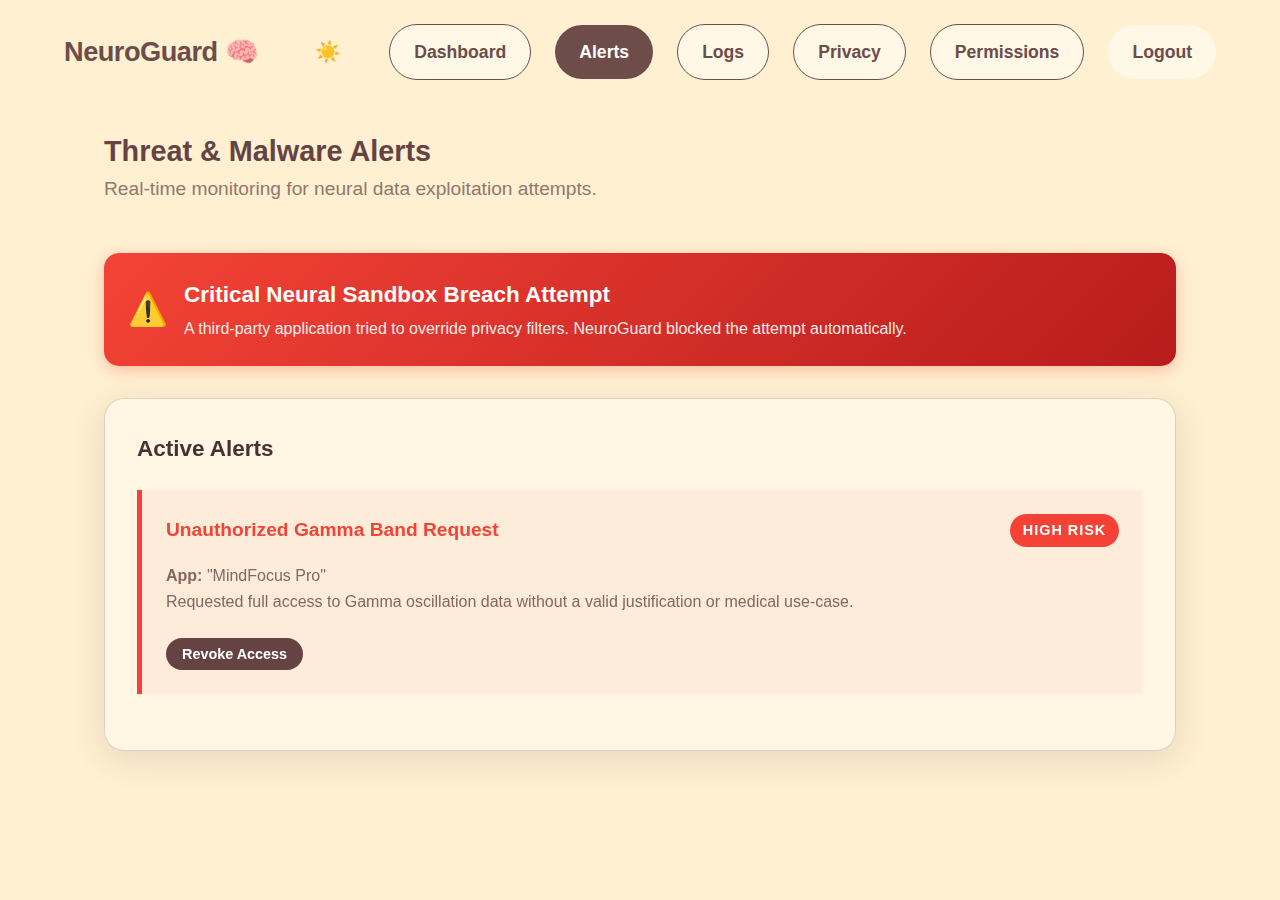
<file: frontend/alerts.html>
<!DOCTYPE html>
<html lang="en">

<head>
    <meta charset="UTF-8">
    <meta name="viewport" content="width=device-width, initial-scale=1.0">
    <title>Threat Alerts - NeuroGuard</title>
    <link rel="stylesheet" href="css/style.css">
    <script src="js/script.js" defer></script>
    <style>
        .alert-item {
            display: flex;
            flex-direction: column;
            gap: 1rem;
            padding: 1.5rem;
            margin-bottom: 1.5rem;
            border-left: 5px solid var(--color-danger);
            background: rgba(244, 67, 54, 0.05);
        }

        .alert-header {
            display: flex;
            justify-content: space-between;
            align-items: center;
        }

        .severity-tag {
            padding: 0.3rem 0.8rem;
            border-radius: 50px;
            font-size: 0.9rem;
            font-weight: 600;
            text-transform: uppercase;
        }

        .severity-high {
            background-color: var(--color-danger);
            color: white;
        }

        .severity-medium {
            background-color: var(--color-warning);
            color: var(--color-prune-dark);
        }

        .alert-actions {
            display: flex;
            gap: 1rem;
            margin-top: 0.5rem;
        }

        .alert-banner {
            background: linear-gradient(135deg, #F44336 0%, #B71C1C 100%);
            color: white;
            padding: 1.5rem;
            border-radius: 15px;
            margin-bottom: 2rem;
            display: flex;
            align-items: center;
            gap: 1rem;
            box-shadow: 0 4px 15px rgba(244, 67, 54, 0.3);
        }

        .alert-banner i {
            font-size: 2rem;
        }
    </style>
</head>

<body>
    <nav class="navbar">
        <div class="logo">NeuroGuard 🧠</div>
        <div class="nav-links">
            <button id="themeToggle" class="btn btn-secondary"
                style="border: none; background: transparent; font-size: 1.3rem;">☀️</button>
            <a href="dashboard.html" class="btn btn-secondary">Dashboard</a>
            <a href="alerts.html" class="btn btn-primary">Alerts</a>
            <a href="logs.html" class="btn btn-secondary">Logs</a>
            <a href="privacy.html" class="btn btn-secondary">Privacy</a>
            <a href="permissions.html" class="btn btn-secondary">Permissions</a>
            <a href="index.html" class="btn btn-secondary" style="border: none;">Logout</a>
        </div>
    </nav>

    <div class="container">
        <header style="margin-bottom: 3rem;">
            <h2 style="color: var(--color-prune);">Threat & Malware Alerts</h2>
            <p style="opacity: 0.7;">Real-time monitoring for neural data exploitation attempts.</p>
        </header>

        <div class="alert-banner">
            <span style="font-size: 2rem;">⚠️</span>
            <div>
                <h3 style="margin-bottom: 0.2rem;">Critical Neural Sandbox Breach Attempt</h3>
                <p style="font-size: 1rem; opacity: 0.9;">A third-party application tried to override privacy filters. NeuroGuard blocked the attempt automatically.</p>
            </div>
        </div>

        <div class="glass-card">
            <h3 style="margin-bottom: 1.5rem; color: var(--color-prune-dark);">Active Alerts</h3>
            
            <div id="alertsContainer">
                <div class="alert-item">
                    <div class="alert-header">
                        <h4 style="color: var(--color-danger);">Unauthorized Gamma Band Request</h4>
                        <span class="severity-tag severity-high">High Risk</span>
                    </div>
                    <p style="font-size: 1rem; opacity: 0.8;"><strong>App:</strong> "MindFocus Pro"<br>Requested full access to Gamma oscillation data without a valid justification or medical use-case.</p>
                    <div class="alert-actions">
                        <button class="btn btn-primary" style="padding: 0.5rem 1rem; font-size: 0.9rem;">Revoke Access</button>
                    </div>
                </div>
                <!-- Alerts will be dynamically loaded here -->
            </div>
        </div>
    </div>
</body>

</html>
</file>
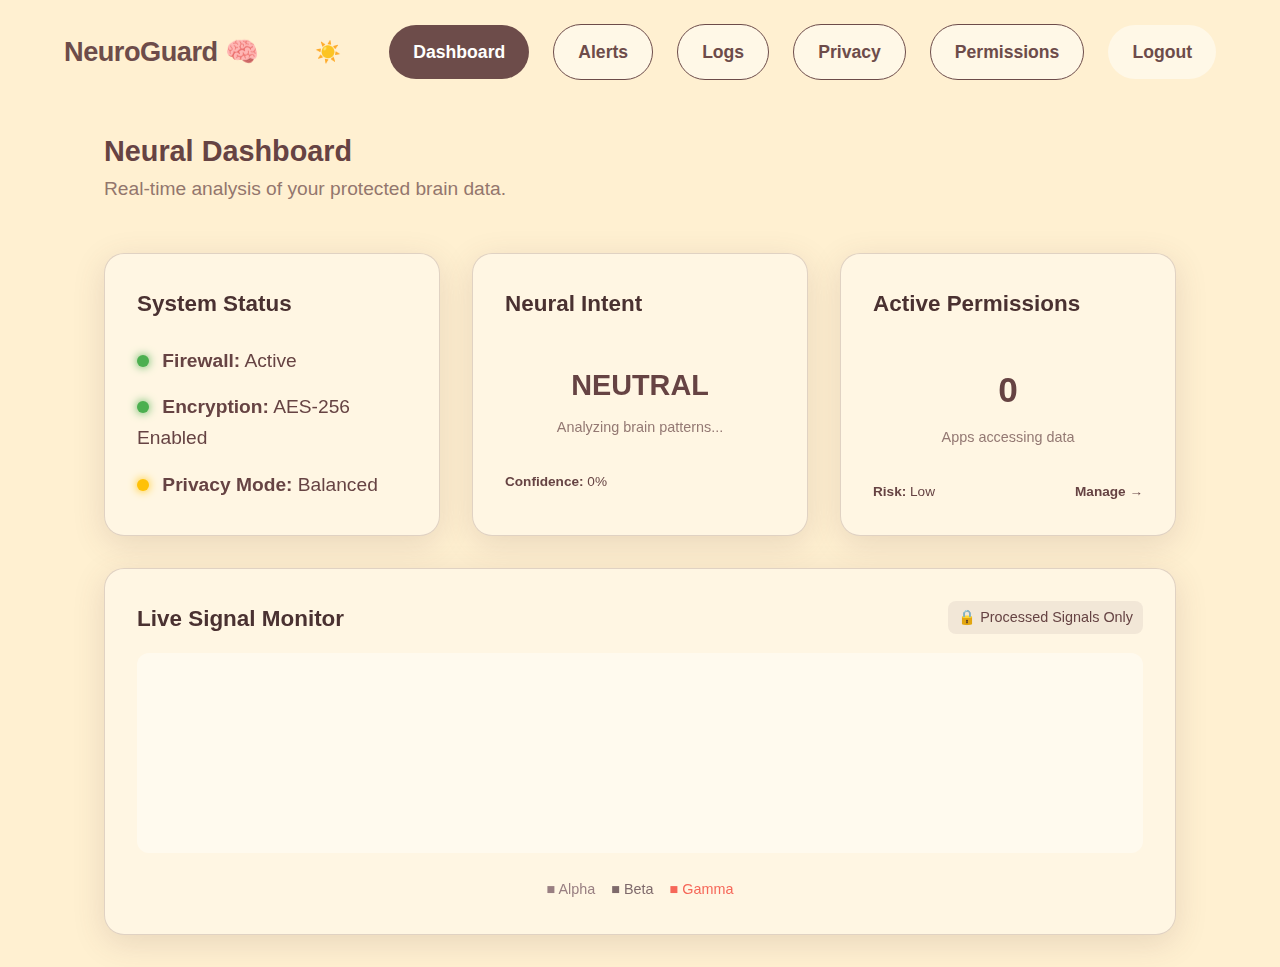
<file: frontend/dashboard.html>
<!DOCTYPE html>
<html lang="en">

<head>
    <meta charset="UTF-8">
    <meta name="viewport" content="width=device-width, initial-scale=1.0">
    <title>Neural Dashboard - NeuroGuard</title>
    <link rel="stylesheet" href="css/style.css">
    <script src="js/script.js" defer></script>
</head>

<body>
    <nav class="navbar">
        <div class="logo">NeuroGuard 🧠</div>
        <div class="nav-links">
            <button id="themeToggle" class="btn btn-secondary"
                style="border: none; background: transparent; font-size: 1.3rem;">☀️</button>
            <a href="dashboard.html" class="btn btn-primary">Dashboard</a>
            <a href="alerts.html" class="btn btn-secondary">Alerts</a>
            <a href="logs.html" class="btn btn-secondary">Logs</a>
            <a href="privacy.html" class="btn btn-secondary">Privacy</a>
            <a href="permissions.html" class="btn btn-secondary">Permissions</a>
            <a href="index.html" class="btn btn-secondary" style="border: none;">Logout</a>
        </div>
    </nav>

    <div class="container">
        <header style="margin-bottom: 3rem;">
            <h2 style="color: var(--color-prune);">Neural Dashboard</h2>
            <p style="opacity: 0.7;">Real-time analysis of your protected brain data.</p>
        </header>

        <div class="dashboard-grid">
            <!-- Neural Status Card -->
            <div class="glass-card">
                <h3 style="margin-bottom: 1.5rem; color: var(--color-prune-dark);">System Status</h3>
                <div style="margin-bottom: 1rem;">
                    <span class="status-indicator status-active"></span>
                    <strong>Firewall:</strong> Active
                </div>
                <div style="margin-bottom: 1rem;">
                    <span class="status-indicator status-active"></span>
                    <strong>Encryption:</strong> AES-256 Enabled
                </div>
                <div>
                    <span class="status-indicator status-active"
                        style="background-color: #FFC107; box-shadow: 0 0 10px #FFC107;"></span>
                    <strong>Privacy Mode:</strong> <span id="currentPrivacyMode">Balanced</span>
                </div>
            </div>

            <!-- Intent Status Card -->
            <div class="glass-card">
                <h3 style="margin-bottom: 1.5rem; color: var(--color-prune-dark);">Neural Intent</h3>
                <div style="text-align: center; padding: 1rem;">
                    <div id="intentStatus" style="font-size: 1.8rem; font-weight: bold; color: var(--color-prune); transition: color 0.3s ease;">
                        NEUTRAL
                    </div>
                    <p style="font-size: 0.9rem; opacity: 0.7; margin-top: 0.5rem;" id="intentExplanation">
                        Analyzing brain patterns...
                    </p>
                </div>
                <div style="margin-top: 1rem; font-size: 0.85rem;">
                    <strong>Confidence:</strong> <span id="intentConfidence">0%</span>
                </div>
            </div>

            <!-- Active Permissions Summary Card -->
            <div class="glass-card">
                <h3 style="margin-bottom: 1.5rem; color: var(--color-prune-dark);">Active Permissions</h3>
                <div style="text-align: center; padding: 1rem;">
                    <div id="activePermsCount" style="font-size: 2.2rem; font-weight: bold; color: var(--color-prune);">
                        0
                    </div>
                    <p style="font-size: 0.9rem; opacity: 0.7; margin-top: 0.5rem;">
                        Apps accessing data
                    </p>
                </div>
                <div style="margin-top: 1rem; font-size: 0.85rem; display: flex; justify-content: space-between;">
                    <span><strong>Risk:</strong> Low</span>
                    <a href="permissions.html" style="color: var(--color-prune); text-decoration: none; font-weight: 600;">Manage →</a>
                </div>
            </div>

            <!-- Live Visualization -->
            <div class="glass-card" style="grid-column: 1 / -1;">
                <div
                    style="display: flex; justify-content: space-between; align-items: flex-start; margin-bottom: 1rem;">
                    <h3 style="color: var(--color-prune-dark);">Live Signal Monitor</h3>
                    <span
                        style="font-size: 0.9rem; background: rgba(127, 97, 105, 0.1); padding: 5px 10px; border-radius: 8px;">
                        🔒 Processed Signals Only
                    </span>
                </div>
                <canvas id="neuralChart"></canvas>
                <div
                    style="display: flex; gap: 1rem; margin-top: 1rem; justify-content: center; font-size: 0.9rem; opacity: 0.8;">
                    <span style="color: #7F6169">■ Alpha</span>
                    <span style="color: #5e464d">■ Beta</span>
                    <span style="color: #F44336">■ Gamma</span>
                </div>
            </div>
        </div>
    </div>
</body>

</html>
</file>
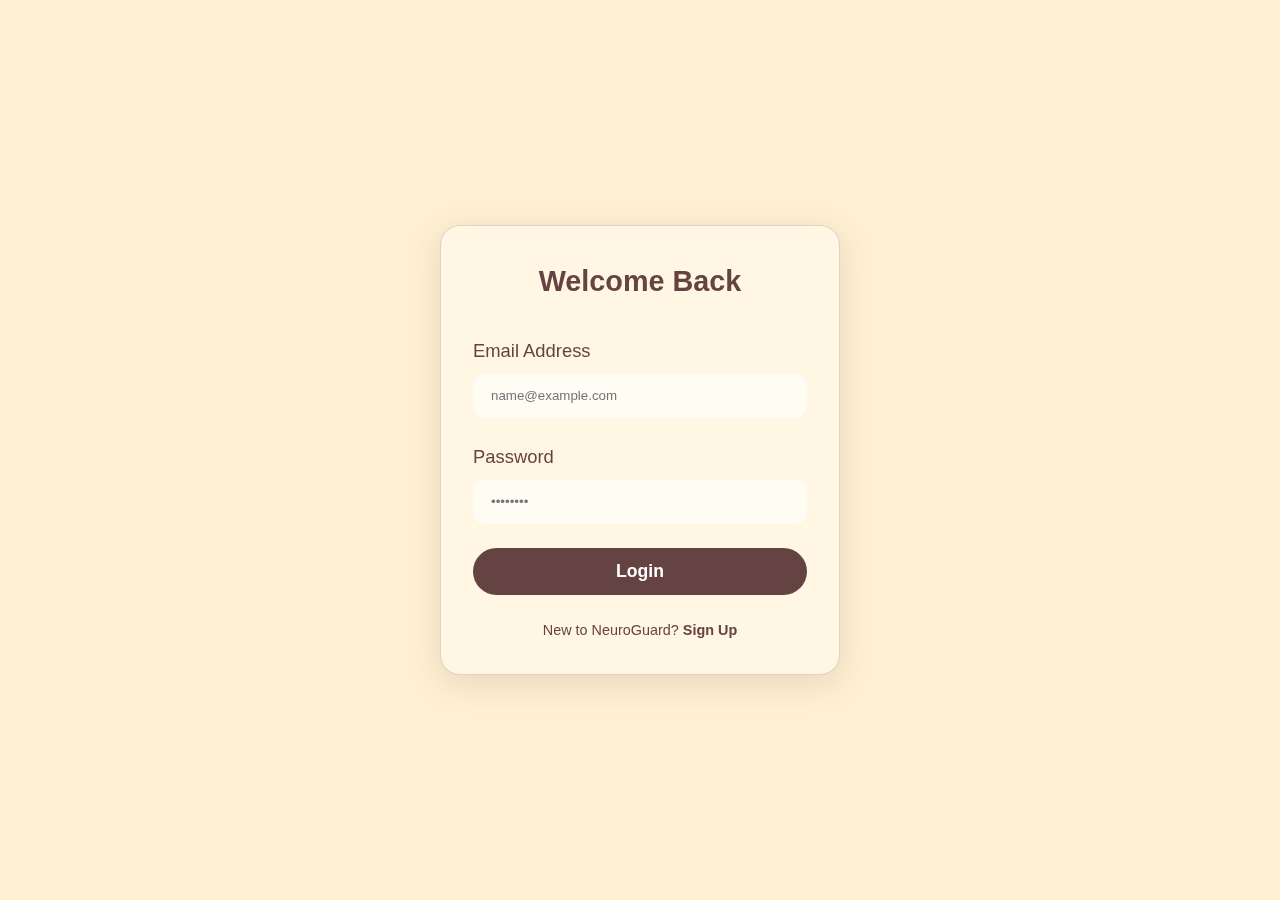
<file: frontend/login.html>
<!DOCTYPE html>
<html lang="en">

<head>
    <meta charset="UTF-8">
    <meta name="viewport" content="width=device-width, initial-scale=1.0">
    <title>Login - NeuroGuard</title>
    <link rel="stylesheet" href="css/style.css">
</head>

<body>
    <div class="auth-container">
        <div class="glass-card auth-box">
            <h2 style="text-align: center; color: var(--color-prune); margin-bottom: 2rem;">Welcome Back</h2>
            <form action="dashboard.html">
                <div class="form-group">
                    <label>Email Address</label>
                    <input type="email" required placeholder="name@example.com">
                </div>
                <div class="form-group">
                    <label>Password</label>
                    <input type="password" required placeholder="••••••••">
                </div>
                <button type="submit" class="btn btn-primary" style="width: 100%;">Login</button>
            </form>
            <p style="text-align: center; margin-top: 1.5rem; font-size: 0.9rem;">
                New to NeuroGuard? <a href="signup.html" style="font-weight: 700; color: var(--color-prune);">Sign
                    Up</a>
            </p>
        </div>
    </div>
</body>

</html>
</file>
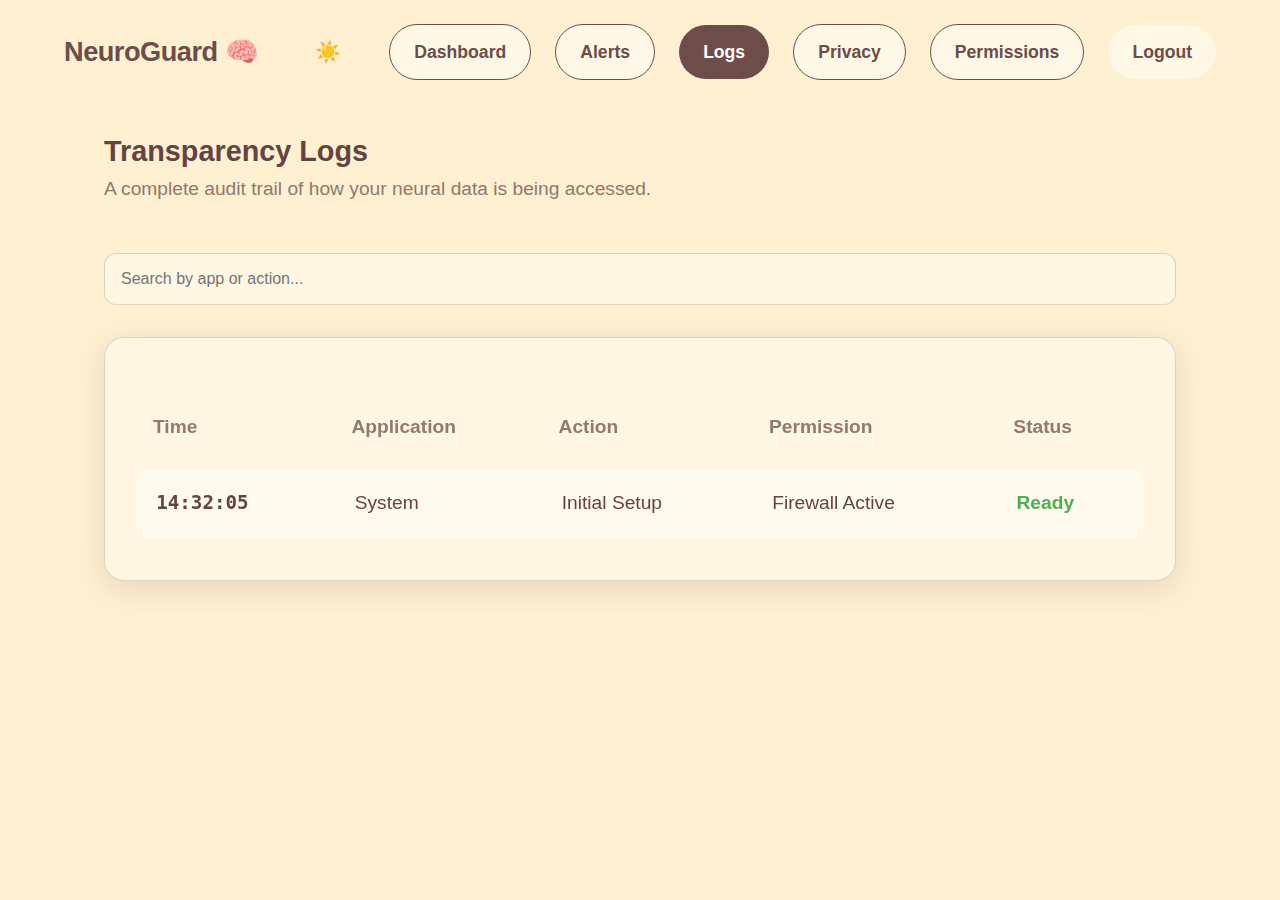
<file: frontend/logs.html>
<!DOCTYPE html>
<html lang="en">

<head>
    <meta charset="UTF-8">
    <meta name="viewport" content="width=device-width, initial-scale=1.0">
    <title>Transparency Logs - NeuroGuard</title>
    <link rel="stylesheet" href="css/style.css">
    <script src="js/script.js" defer></script>
    <style>
        .log-table {
            width: 100%;
            border-collapse: separate;
            border-spacing: 0 10px;
            margin-top: 1rem;
        }

        .log-table th {
            text-align: left;
            padding: 1rem;
            color: var(--color-prune);
            opacity: 0.7;
            font-weight: 600;
        }

        .log-row {
            background: rgba(255, 255, 255, 0.4);
            transition: transform 0.2s ease;
        }

        .log-row:hover {
            transform: scale(1.01);
            background: rgba(255, 255, 255, 0.6);
        }

        .log-row td {
            padding: 1.2rem;
        }

        .log-row td:first-child {
            border-top-left-radius: 12px;
            border-bottom-left-radius: 12px;
            font-family: monospace;
            font-weight: bold;
        }

        .log-row td:last-child {
            border-top-right-radius: 12px;
            border-bottom-right-radius: 12px;
        }

        .status-blocked {
            color: var(--color-danger);
            font-weight: bold;
        }

        .status-filtered {
            color: var(--color-warning);
            font-weight: bold;
        }

        .status-allowed {
            color: var(--color-success);
            font-weight: bold;
        }

        .search-bar {
            width: 100%;
            padding: 1rem;
            border-radius: 12px;
            border: 1px solid var(--color-glass-border);
            background: var(--color-glass);
            margin-bottom: 2rem;
            font-size: 1rem;
            color: var(--color-prune);
        }
    </style>
</head>

<body>
    <nav class="navbar">
        <div class="logo">NeuroGuard 🧠</div>
        <div class="nav-links">
            <button id="themeToggle" class="btn btn-secondary"
                style="border: none; background: transparent; font-size: 1.3rem;">☀️</button>
            <a href="dashboard.html" class="btn btn-secondary">Dashboard</a>
            <a href="alerts.html" class="btn btn-secondary">Alerts</a>
            <a href="logs.html" class="btn btn-primary">Logs</a>
            <a href="privacy.html" class="btn btn-secondary">Privacy</a>
            <a href="permissions.html" class="btn btn-secondary">Permissions</a>
            <a href="index.html" class="btn btn-secondary" style="border: none;">Logout</a>
        </div>
    </nav>

    <div class="container">
        <header style="margin-bottom: 3rem;">
            <h2 style="color: var(--color-prune);">Transparency Logs</h2>
            <p style="opacity: 0.7;">A complete audit trail of how your neural data is being accessed.</p>
        </header>

        <input type="text" class="search-bar" placeholder="Search by app or action...">

        <div class="glass-card">
            <table class="log-table">
                <thead>
                    <tr>
                        <th>Time</th>
                        <th>Application</th>
                        <th>Action</th>
                        <th>Permission</th>
                        <th>Status</th>
                    </tr>
                </thead>
                <tbody id="logsContainer">
                    <!-- Logs will be dynamically loaded here -->
                    <tr class="log-row">
                        <td>14:32:05</td>
                        <td>System</td>
                        <td>Initial Setup</td>
                        <td>Firewall Active</td>
                        <td><span class="status-allowed">Ready</span></td>
                    </tr>
                </tbody>
            </table>
        </div>
    </div>
</body>

</html>
</file>
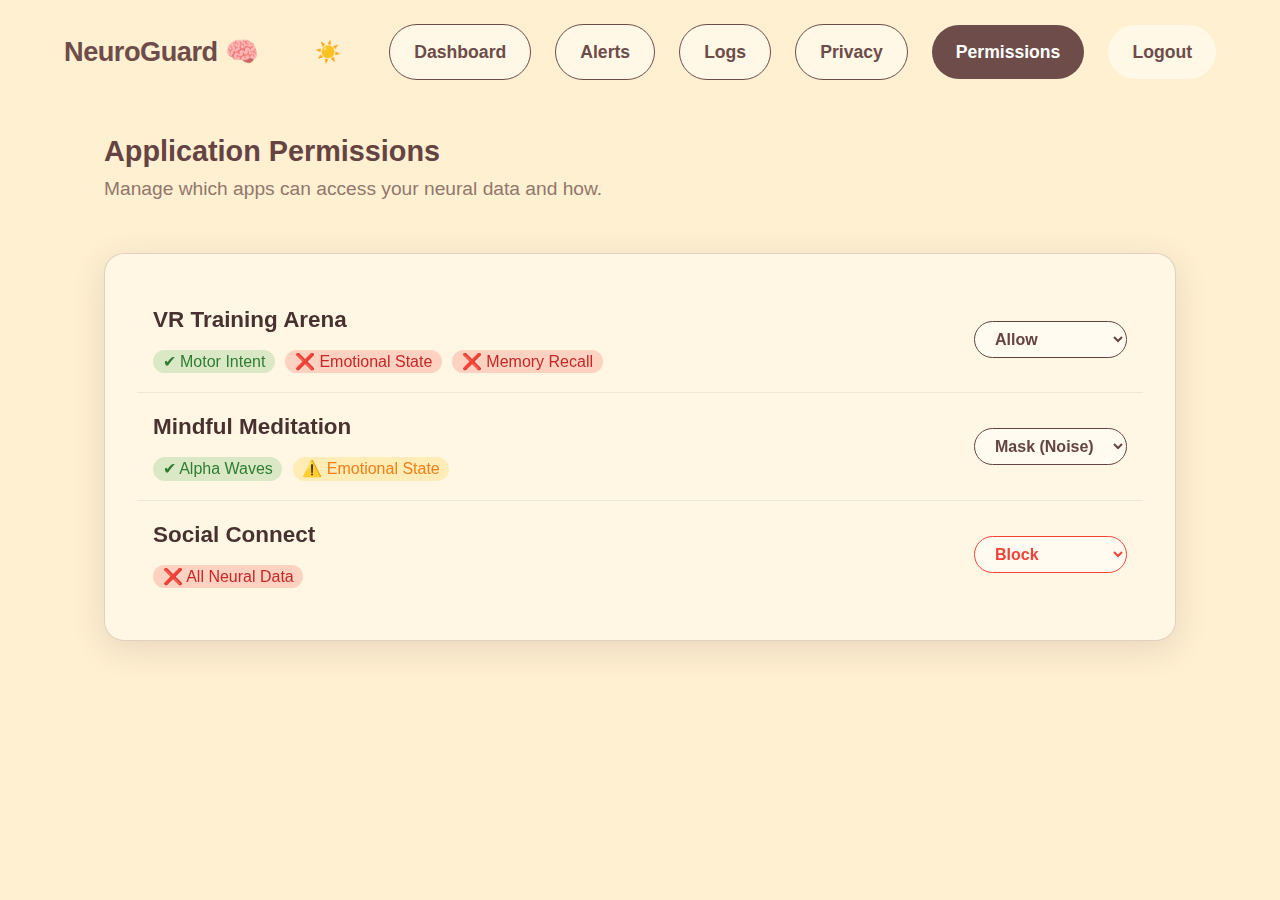
<file: frontend/permissions.html>
<!DOCTYPE html>
<html lang="en">

<head>
    <meta charset="UTF-8">
    <meta name="viewport" content="width=device-width, initial-scale=1.0">
    <title>App Permissions - NeuroGuard</title>
    <link rel="stylesheet" href="css/style.css">
    <script src="js/script.js" defer></script>
</head>

<body>
    <nav class="navbar">
        <div class="logo">NeuroGuard 🧠</div>
        <div class="nav-links">
            <button id="themeToggle" class="btn btn-secondary"
                style="border: none; background: transparent; font-size: 1.3rem;">☀️</button>
            <a href="dashboard.html" class="btn btn-secondary">Dashboard</a>
            <a href="alerts.html" class="btn btn-secondary">Alerts</a>
            <a href="logs.html" class="btn btn-secondary">Logs</a>
            <a href="privacy.html" class="btn btn-secondary">Privacy</a>
            <a href="permissions.html" class="btn btn-primary">Permissions</a>
            <a href="index.html" class="btn btn-secondary" style="border: none;">Logout</a>
        </div>
    </nav>

    <div class="container">
        <header style="margin-bottom: 3rem;">
            <h2 style="color: var(--color-prune);">Application Permissions</h2>
            <p style="opacity: 0.7;">Manage which apps can access your neural data and how.</p>
        </header>

        <div class="glass-card">

            <!-- App Item 1 -->
            <div class="app-item">
                <div style="flex: 1;">
                    <h3 style="color: var(--color-prune-dark); margin-bottom: 0.5rem;">VR Training Arena</h3>
                    <div class="permission-badges">
                        <span class="perm-allow">✔ Motor Intent</span>
                        <span class="perm-block">❌ Emotional State</span>
                        <span class="perm-block">❌ Memory Recall</span>
                    </div>
                </div>
                <div style="display: flex; gap: 0.5rem; align-items: center;">
                    <select class="btn btn-secondary" style="padding: 0.5rem 1rem; font-size: 1rem;">
                        <option value="allow">Allow</option>
                        <option value="mask">Mask (Noise)</option>
                        <option value="block">Block</option>
                    </select>
                </div>
            </div>

            <!-- App Item 2 -->
            <div class="app-item">
                <div style="flex: 1;">
                    <h3 style="color: var(--color-prune-dark); margin-bottom: 0.5rem;">Mindful Meditation</h3>
                    <div class="permission-badges">
                        <span class="perm-allow">✔ Alpha Waves</span>
                        <span class="perm-mask">⚠️ Emotional State</span>
                    </div>
                </div>
                <div style="display: flex; gap: 0.5rem; align-items: center;">
                    <select class="btn btn-secondary" style="padding: 0.5rem 1rem; font-size: 1rem;">
                        <option value="mask">Mask (Noise)</option>
                        <option value="allow">Allow</option>
                        <option value="block">Block</option>
                    </select>
                </div>
            </div>

            <!-- App Item 3 -->
            <div class="app-item">
                <div style="flex: 1;">
                    <h3 style="color: var(--color-prune-dark); margin-bottom: 0.5rem;">Social Connect</h3>
                    <div class="permission-badges">
                        <span class="perm-block">❌ All Neural Data</span>
                    </div>
                </div>
                <div style="display: flex; gap: 0.5rem; align-items: center;">
                    <select class="btn btn-secondary"
                        style="padding: 0.5rem 1rem; font-size: 1rem; border-color: var(--color-danger); color: var(--color-danger);">
                        <option value="block">Block</option>
                        <option value="mask">Mask (Noise)</option>
                        <option value="allow">Allow</option>
                    </select>
                </div>
            </div>

        </div>
    </div>
</body>

</html>
</file>
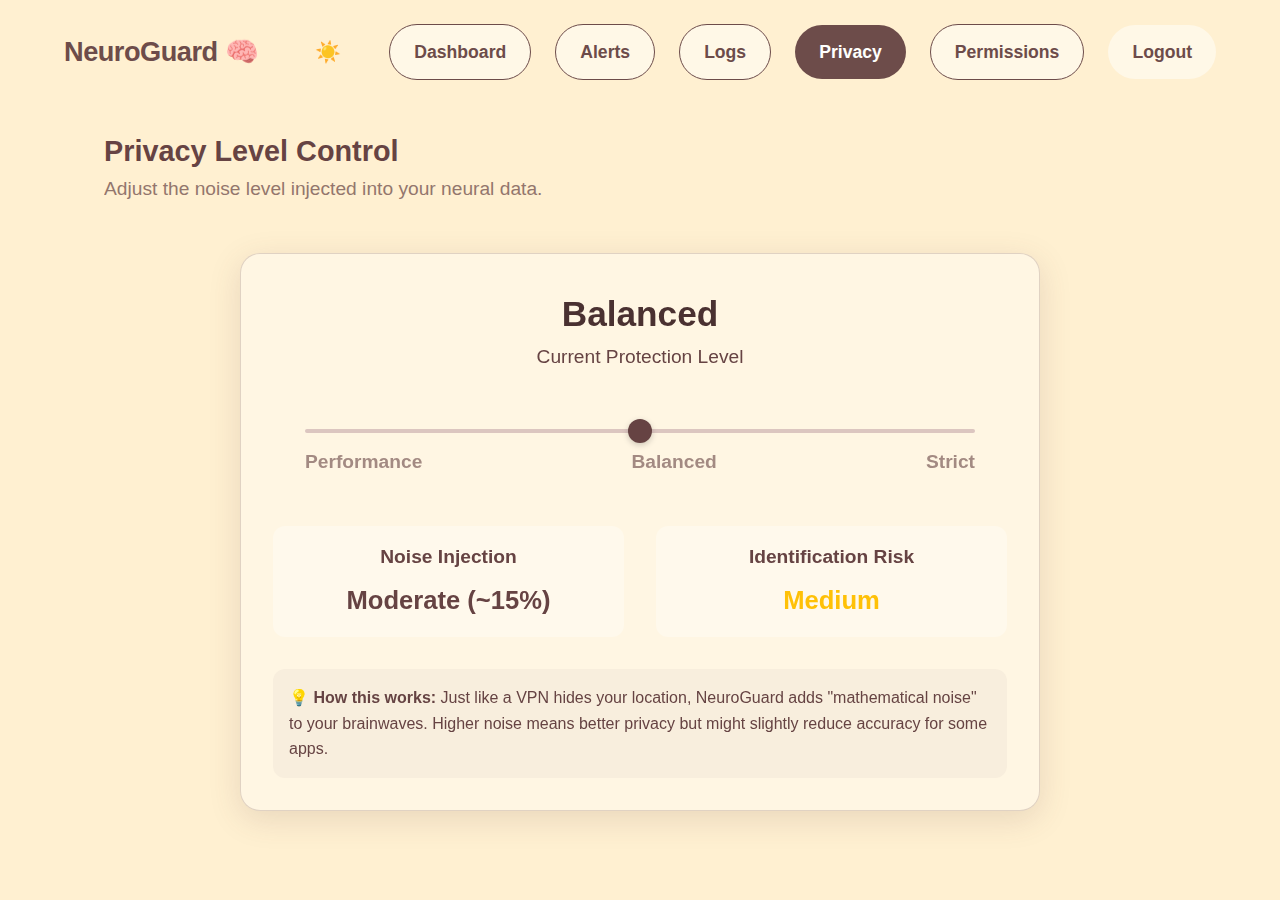
<file: frontend/privacy.html>
<!DOCTYPE html>
<html lang="en">

<head>
    <meta charset="UTF-8">
    <meta name="viewport" content="width=device-width, initial-scale=1.0">
    <title>Privacy Control - NeuroGuard</title>
    <link rel="stylesheet" href="css/style.css">
    <script src="js/script.js" defer></script>
</head>

<body>
    <nav class="navbar">
        <div class="logo">NeuroGuard 🧠</div>
        <div class="nav-links">
            <button id="themeToggle" class="btn btn-secondary"
                style="border: none; background: transparent; font-size: 1.3rem;">☀️</button>
            <a href="dashboard.html" class="btn btn-secondary">Dashboard</a>
            <a href="alerts.html" class="btn btn-secondary">Alerts</a>
            <a href="logs.html" class="btn btn-secondary">Logs</a>
            <a href="privacy.html" class="btn btn-primary">Privacy</a>
            <a href="permissions.html" class="btn btn-secondary">Permissions</a>
            <a href="index.html" class="btn btn-secondary" style="border: none;">Logout</a>
        </div>
    </nav>

    <div class="container">
        <header style="margin-bottom: 3rem;">
            <h2 style="color: var(--color-prune);">Privacy Level Control</h2>
            <p style="opacity: 0.7;">Adjust the noise level injected into your neural data.</p>
        </header>

        <div class="glass-card" style="max-width: 800px; margin: 0 auto;">
            <div style="text-align: center; margin-bottom: 2rem;">
                <h3 id="privacyStatus" style="font-size: 2.2rem; color: var(--color-prune-dark);">Balanced</h3>
                <p>Current Protection Level</p>
            </div>

            <div style="padding: 0 2rem;">
                <input type="range" id="privacySlider" min="1" max="3" step="1" value="2">
                <div
                    style="display: flex; justify-content: space-between; font-weight: 600; opacity: 0.6; margin-top: -10px;">
                    <span>Performance</span>
                    <span>Balanced</span>
                    <span>Strict</span>
                </div>
            </div>

            <div class="dashboard-grid" style="margin-top: 3rem;">
                <div style="text-align: center; padding: 1rem; background: rgba(255,255,255,0.3); border-radius: 12px;">
                    <h4>Noise Injection</h4>
                    <div id="noiseMeter"
                        style="font-size: 1.6rem; font-weight: bold; color: var(--color-prune); margin-top: 0.5rem;">
                        Moderate (~15%)</div>
                </div>
                <div style="text-align: center; padding: 1rem; background: rgba(255,255,255,0.3); border-radius: 12px;">
                    <h4>Identification Risk</h4>
                    <div id="riskLabel"
                        style="font-size: 1.6rem; font-weight: bold; color: #FFC107; margin-top: 0.5rem;">Medium</div>
                </div>
            </div>

            <div
                style="margin-top: 2rem; padding: 1rem; background: rgba(127, 97, 105, 0.05); border-radius: 12px; font-size: 1rem;">
                <strong>💡 How this works:</strong> Just like a VPN hides your location, NeuroGuard adds "mathematical
                noise" to your brainwaves. Higher noise means better privacy but might slightly reduce accuracy for some
                apps.
            </div>
        </div>
    </div>
</body>

</html>
</file>
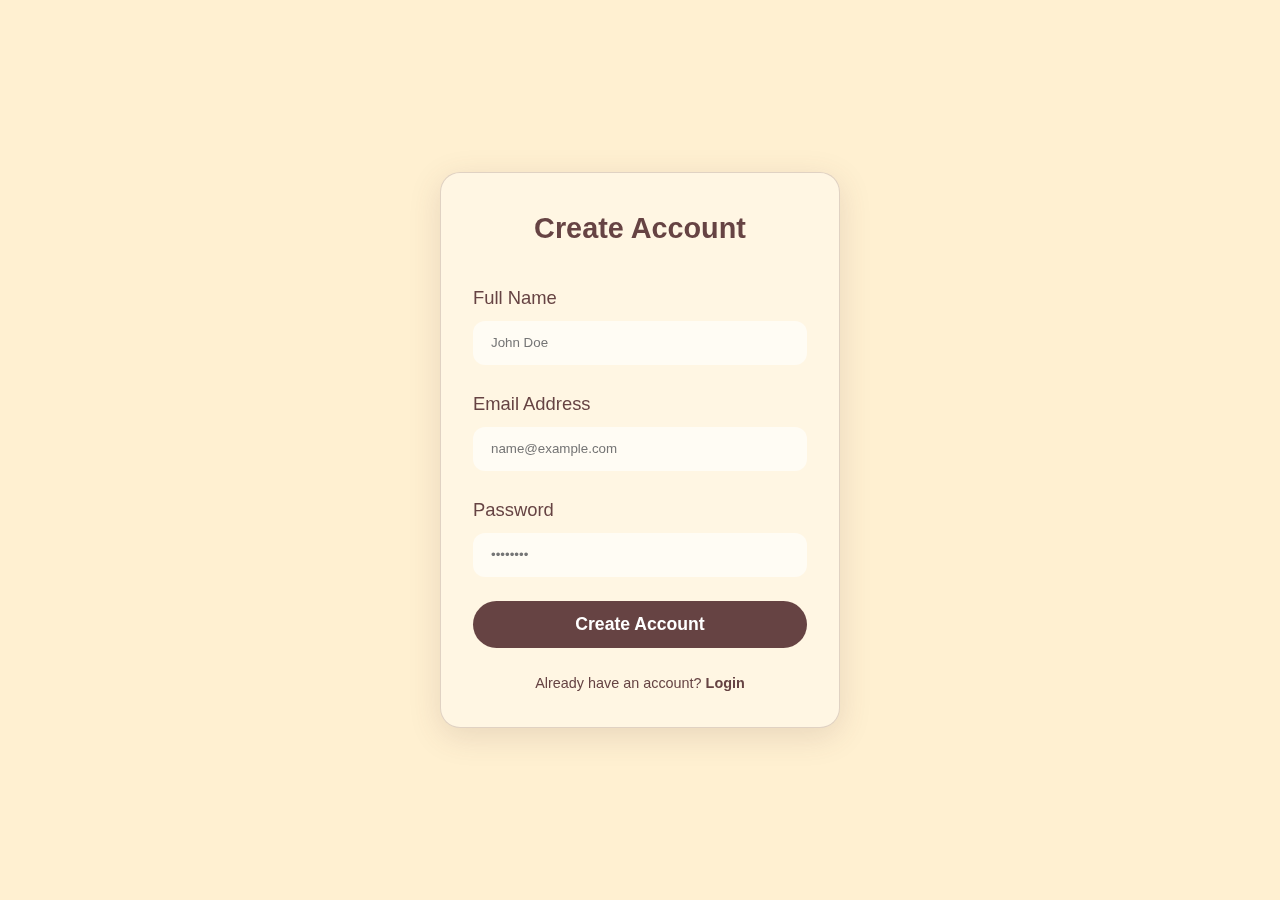
<file: frontend/signup.html>
<!DOCTYPE html>
<html lang="en">

<head>
    <meta charset="UTF-8">
    <meta name="viewport" content="width=device-width, initial-scale=1.0">
    <title>Sign Up - NeuroGuard</title>
    <link rel="stylesheet" href="css/style.css">
</head>

<body>
    <div class="auth-container">
        <div class="glass-card auth-box">
            <h2 style="text-align: center; color: var(--color-prune); margin-bottom: 2rem;">Create Account</h2>
            <form action="dashboard.html">
                <div class="form-group">
                    <label>Full Name</label>
                    <input type="text" required placeholder="John Doe">
                </div>
                <div class="form-group">
                    <label>Email Address</label>
                    <input type="email" required placeholder="name@example.com">
                </div>
                <div class="form-group">
                    <label>Password</label>
                    <input type="password" required placeholder="••••••••">
                </div>
                <button type="submit" class="btn btn-primary" style="width: 100%;">Create Account</button>
            </form>
            <p style="text-align: center; margin-top: 1.5rem; font-size: 0.9rem;">
                Already have an account? <a href="login.html"
                    style="font-weight: 700; color: var(--color-prune);">Login</a>
            </p>
        </div>
    </div>
</body>

</html>
</file>
<file: frontend/css/style.css>
:root {
    --color-prune: #664343;
    /* Dim Gray */
    --color-prune-dark: #4A3131;
    --color-bluah: #FFF0D1;
    /* Blanche Dalmond */
    --color-text: #664343;
    --color-white: #ffffff;
    --color-glass: rgba(255, 255, 255, 0.4);
    --color-glass-border: rgba(102, 67, 67, 0.2);
    --shadow-soft: 0 8px 32px 0 rgba(102, 67, 67, 0.15);
    --font-main: 'Segoe UI', Tahoma, Geneva, Verdana, sans-serif;

    /* Functional Colors */
    --color-success: #4CAF50;
    --color-warning: #FFC107;
    --color-danger: #F44336;
}

/* Dark Theme Variables */
body.dark-theme {
    --color-prune: #FFF0D1;
    /* Swap Prune with Blanche Dalmond for contrast */
    --color-prune-dark: #FFE4B5;
    --color-bluah: #3D2828;
    /* Very dark Dim Gray */
    --color-text: #FFF0D1;
    --color-white: #3D2828;
    --color-glass: rgba(0, 0, 0, 0.4);
    --color-glass-border: rgba(255, 240, 209, 0.2);
    --shadow-soft: 0 8px 32px 0 rgba(0, 0, 0, 0.4);
}

* {
    margin: 0;
    padding: 0;
    box-sizing: border-box;
}

body {
    font-family: var(--font-main);
    background-color: var(--color-bluah);
    color: var(--color-text);
    font-size: 1.2rem;
    line-height: 1.6;
    overflow-x: hidden;
    min-height: 100vh;
    transition: background-color 0.3s ease, color 0.3s ease;
}

a {
    text-decoration: none;
    color: inherit;
}

/* Glassmorphism Cards */
.glass-card {
    background: var(--color-glass);
    backdrop-filter: blur(12px);
    -webkit-backdrop-filter: blur(12px);
    border: 1px solid var(--color-glass-border);
    border-radius: 20px;
    box-shadow: var(--shadow-soft);
    padding: 2rem;
}

/* Buttons */
.btn {
    display: inline-block;
    padding: 0.8rem 1.5rem;
    border-radius: 50px;
    font-weight: 600;
    font-size: 1.1rem;
    transition: all 0.3s ease;
    cursor: pointer;
    border: none;
}

.btn-primary {
    background-color: var(--color-prune);
    color: var(--color-white);
}

.btn-primary:hover {
    background-color: var(--color-prune-dark);
    transform: translateY(-2px);
    box-shadow: 0 4px 12px rgba(127, 97, 105, 0.3);
}

.btn-secondary {
    background-color: rgba(255, 255, 255, 0.5);
    color: var(--color-prune);
    border: 1px solid var(--color-prune);
}

.btn-secondary:hover {
    background-color: var(--color-white);
    transform: translateY(-2px);
}

/* Navigation */
.navbar {
    display: flex;
    justify-content: space-between;
    align-items: center;
    padding: 1.5rem 5%;
    position: fixed;
    width: 100%;
    top: 0;
    z-index: 1000;
    background: var(--color-bluah);
    opacity: 0.95;
    backdrop-filter: blur(10px);
}

.logo {
    font-size: 1.7rem;
    font-weight: 800;
    color: var(--color-prune);
    letter-spacing: -0.5px;
}

.nav-links {
    display: flex;
    gap: 1.5rem;
    align-items: center;
}

/* Layout Containers */
.container {
    padding: 8rem 5% 2rem;
    max-width: 1200px;
    margin: 0 auto;
}

.hero {
    display: flex;
    align-items: center;
    justify-content: space-between;
    min-height: 80vh;
}

.hero-text {
    flex: 1;
    max-width: 600px;
}

.hero h1 {
    font-size: 3.8rem;
    color: var(--color-prune);
    margin-bottom: 1.5rem;
    line-height: 1.1;
}

.hero p {
    font-size: 1.6rem;
    margin-bottom: 2rem;
    opacity: 0.9;
}

/* Forms */
.auth-container {
    min-height: 100vh;
    display: flex;
    align-items: center;
    justify-content: center;
    padding: 2rem;
}

.auth-box {
    width: 100%;
    max-width: 400px;
}

.form-group {
    margin-bottom: 1.5rem;
}

.form-group label {
    display: block;
    margin-bottom: 0.5rem;
    font-weight: 500;
    font-size: 1.15rem;
    color: var(--color-prune);
}

.form-group input {
    width: 100%;
    padding: 0.8rem 1rem;
    border-radius: 12px;
    border: 2px solid transparent;
    background: rgba(255, 255, 255, 0.6);
    transition: all 0.3s ease;
    outline: none;
}

.form-group input:focus {
    border-color: var(--color-prune);
    background: #fff;
}

/* Dashboard Grid */
.dashboard-grid {
    display: grid;
    grid-template-columns: repeat(auto-fit, minmax(300px, 1fr));
    gap: 2rem;
    margin-top: 2rem;
}

/* Animations */
@keyframes pulse {
    0% {
        transform: scale(1);
    }

    50% {
        transform: scale(1.05);
    }

    100% {
        transform: scale(1);
    }
}

.status-indicator {
    width: 12px;
    height: 12px;
    border-radius: 50%;
    display: inline-block;
    margin-right: 8px;
}

.status-active {
    background-color: var(--color-success);
    box-shadow: 0 0 10px var(--color-success);
}

.status-blocked {
    background-color: var(--color-danger);
}

/* Range Slider */
input[type=range] {
    -webkit-appearance: none;
    appearance: none;
    width: 100%;
    background: transparent;
    margin: 1.5rem 0;
}

input[type=range]::-webkit-slider-thumb {
    -webkit-appearance: none;
    height: 24px;
    width: 24px;
    border-radius: 50%;
    background: var(--color-prune);
    cursor: pointer;
    margin-top: -10px;
    box-shadow: 0 2px 6px rgba(0, 0, 0, 0.2);
    appearance: none;
}

input[type=range]::-webkit-slider-runnable-track {
    width: 100%;
    height: 4px;
    cursor: pointer;
    background: rgba(78, 6, 49, 0.2);
    border-radius: 2px;
}

/* Canvas/Charts */
canvas {
    width: 100%;
    height: 200px;
    border-radius: 12px;
    background: rgba(255, 255, 255, 0.4);
}

/* App Permissions */
.app-item {
    display: flex;
    justify-content: space-between;
    align-items: center;
    padding: 1rem;
    border-bottom: 1px solid rgba(127, 97, 105, 0.1);
}

.app-item:last-child {
    border-bottom: none;
}

.permission-badges span {
    font-size: 1rem;
    padding: 0.2rem 0.6rem;
    border-radius: 12px;
    margin-right: 5px;
}

.perm-allow {
    background: rgba(76, 175, 80, 0.2);
    color: #2E7D32;
}

.perm-mask {
    background: rgba(255, 193, 7, 0.2);
    color: #F57F17;
}

.perm-block {
    background: rgba(244, 67, 54, 0.2);
    color: #C62828;
}

/* Alert Animations */
@keyframes alert-pulse {
    0% { box-shadow: 0 0 0 0 rgba(244, 67, 54, 0.4); }
    70% { box-shadow: 0 0 0 10px rgba(244, 67, 54, 0); }
    100% { box-shadow: 0 0 0 0 rgba(244, 67, 54, 0); }
}

.alert-banner {
    animation: alert-pulse 2s infinite;
}

.log-row:hover td {
    color: var(--color-prune-dark);
    background: rgba(255, 255, 255, 0.2);
}

.severity-tag {
    letter-spacing: 1px;
    font-size: 0.75rem;
}
</file>
